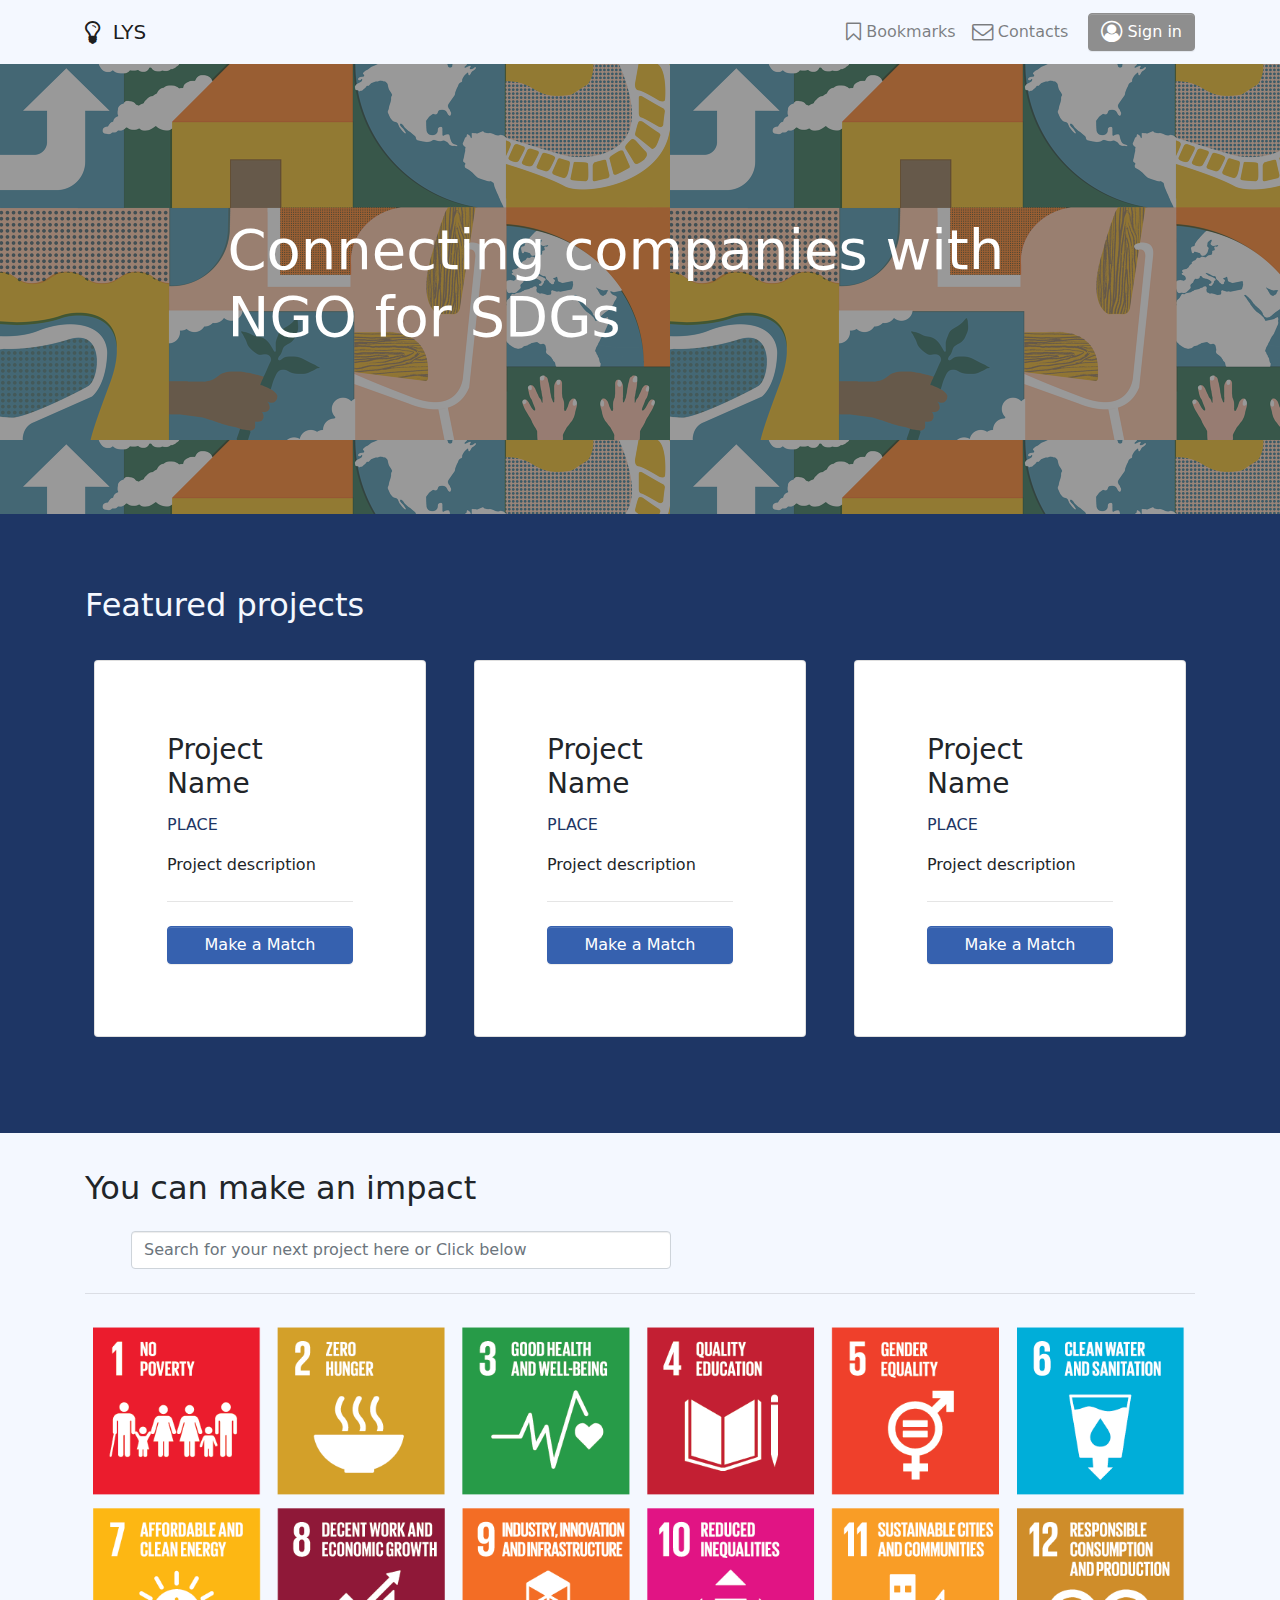
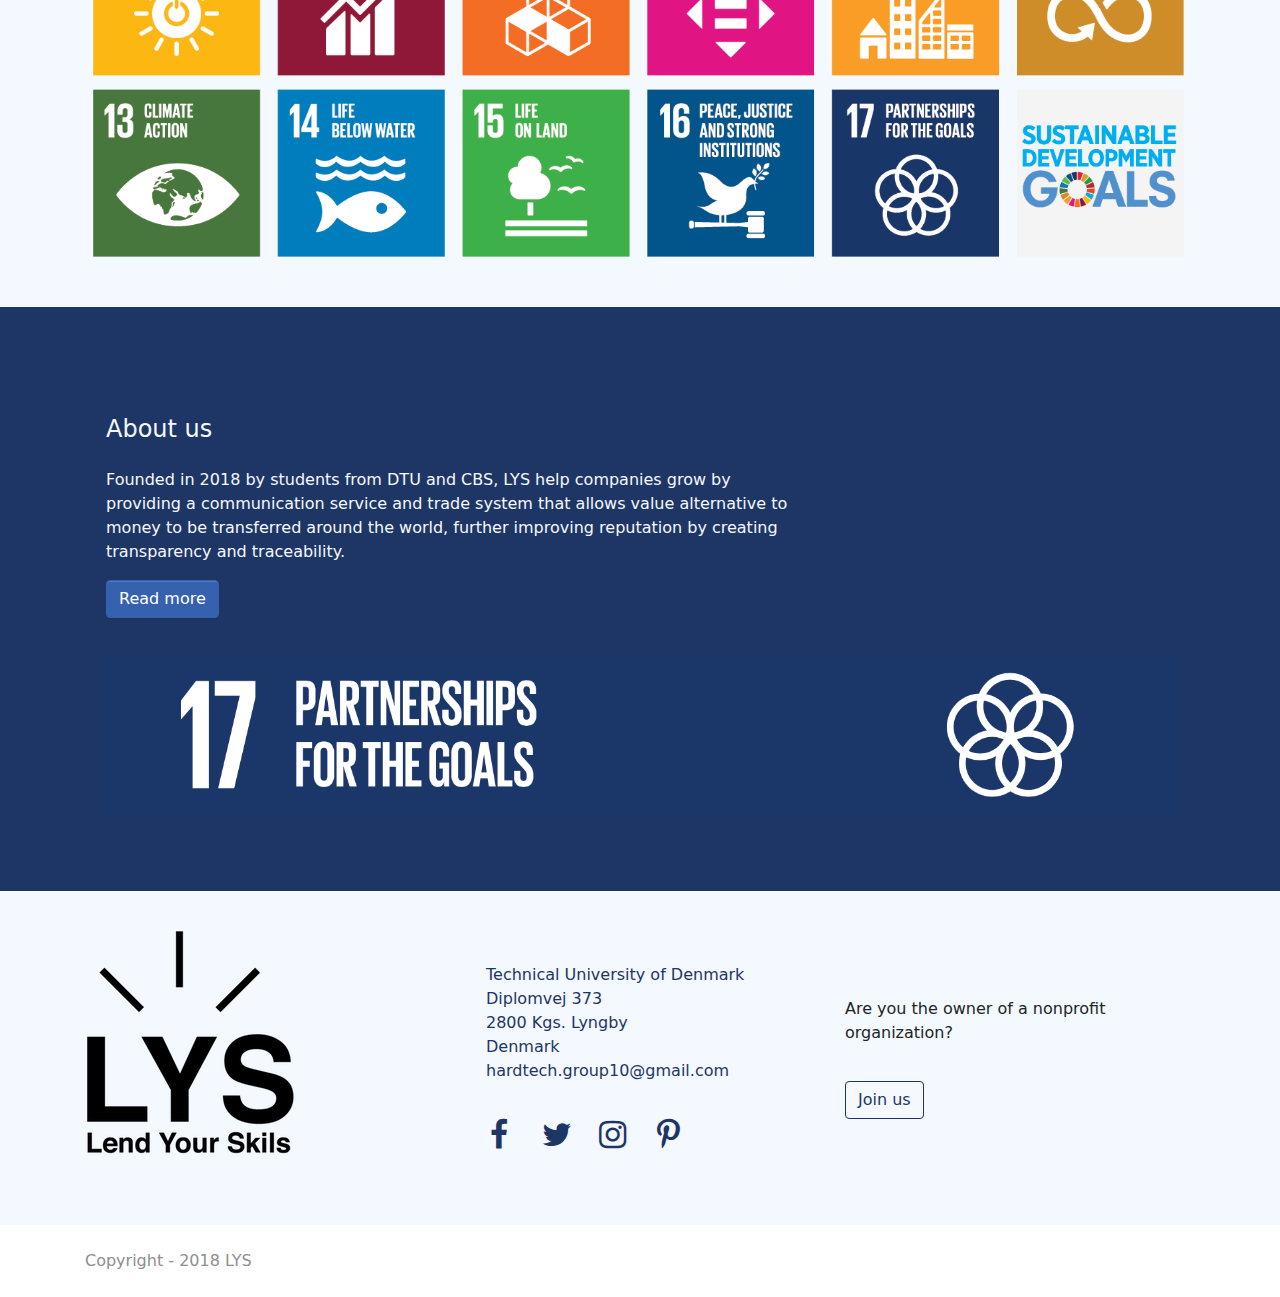
<file: alt.html>
<!DOCTYPE html>
<html>

<head>
  <meta charset="utf-8">
  <meta name="viewport" content="width=device-width, initial-scale=1">
  <!-- PAGE settings -->
  <link rel="apple-touch-icon" sizes="57x57" href="apple-icon-57x57.png">
  <link rel="apple-touch-icon" sizes="60x60" href="apple-icon-60x60.png">
  <link rel="apple-touch-icon" sizes="72x72" href="apple-icon-72x72.png">
  <link rel="apple-touch-icon" sizes="76x76" href="apple-icon-76x76.png">
  <link rel="apple-touch-icon" sizes="114x114" href="apple-icon-114x114.png">
  <link rel="apple-touch-icon" sizes="120x120" href="apple-icon-120x120.png">
  <link rel="apple-touch-icon" sizes="144x144" href="apple-icon-144x144.png">
  <link rel="apple-touch-icon" sizes="152x152" href="apple-icon-152x152.png">
  <link rel="apple-touch-icon" sizes="180x180" href="apple-icon-180x180.png">
  <link rel="icon" type="image/png" sizes="192x192"  href="android-icon-192x192.png">
  <link rel="icon" type="image/png" sizes="32x32" href="favicon-32x32.png">
  <link rel="icon" type="image/png" sizes="96x96" href="favicon-96x96.png">
  <link rel="icon" type="image/png" sizes="16x16" href="favicon-16x16.png">
  <link rel="manifest" href="manifest.json">
  <meta name="msapplication-TileColor" content="#ffffff">
  <meta name="msapplication-TileImage" content="ms-icon-144x144.png">
  <meta name="theme-color" content="#ffffff">
  <title>LYS</title>
  <meta name="description" content="Platform conneting company with NGO">
  <meta name="keywords" content="SDG volunteer CSR">
  <meta name="author" content="LYS">
  <!-- CSS dependencies -->
  <link rel="stylesheet" href="https://cdnjs.cloudflare.com/ajax/libs/font-awesome/4.7.0/css/font-awesome.min.css" type="text/css">
  <link rel="stylesheet" href="wireframe.1.css"> </head>
  
  <body class="">
      <nav class="navbar navbar-expand-md bg-light navbar-light">
          <div id="overlay"></div>
          <div class="container">
              <a class="navbar-brand" href="#">
                  <i class="fa d-inline fa-lg fa-lightbulb-o"></i>
                  <b>&nbsp;LYS</b>
                </a>
                <button class="navbar-toggler navbar-toggler-right" type="button" data-toggle="collapse" data-target="#navbar2SupportedContent">
                    <span class="navbar-toggler-icon"></span>
                </button>
                <div class="collapse navbar-collapse text-center justify-content-end" id="navbar2SupportedContent">
                    <ul class="navbar-nav">
                        <li class="nav-item">
                            <a class="nav-link" href="#">
                                <i class="fa d-inline fa-lg fa-bookmark-o"></i> Bookmarks</a>
                            </li>
                            <li class="nav-item">
                                <a class="nav-link" href="#">
                                    <i class="fa d-inline fa-lg fa-envelope-o"></i> Contacts</a>
                                </li>
                            </ul>
                            <a class="btn navbar-btn ml-2 text-white btn-secondary">
                                <i class="fa d-inline fa-lg fa-user-circle-o"></i> Sign in</a>
                            </div>
                        </div>
                    </nav>
                    <div class="h-50 d-flex align-items-center bg-info filter-dark" style="background-image: url('assets/hero_670.png');background-repeat:repeat;">
                        <div class="container">
                            <div class="row">
                                <div class="mx-auto text-center col-md-9">
                                    <h1 class="text-white display-4 text-left"><b>Connecting companies with NGO for SDGs</b></h1>
                                </div>
                            </div>
                        </div>
                    </div>
                    <div class="py-5 bg-primary">
                        <div class="container">
                            <div class="row">
                                <div class="col-md-12">
                                    <h2 class="text-light">Featured projects</h2>
                                </div>
                            </div>
                            <div class="container">
                                
                            </div>
                            <div id="pop_up_form">
                                <form action="#" class="form" method="post" name="form">
                                    <h2>Make a Match</h2>
                                    <hr>
                                    <i class="fa d-inline fa-user"></i>
                                    <input id="name" name="name" placeholder="Name" type="text">
                                    <br><br>
                                    <i class="fa d-inline fa-envelope"></i>
                                    <input id="email" name="email" placeholder="Email" type="text">
                                    <br><br>
                                    <i class="fa d-inline fa-phone"></i>
                                    <input id="phone" name="phone" placeholder="Contact Number" type="text">
                                    <br><br>
                                    <i class="fa d-inline fa-building"></i>
                                    <input id="company" name="company" placeholder="Company Name" type="text">
                                    <br><br><br>
                                    <div class="row">
                                        <a href="javascript:void(0)" class="btn btn-info d-flex justify-content-center align-items-center" id="submit">Send</a>
                                        <a href="javascript:void(0)" onclick="div_hide()" class="btn-close btn btn-info d-flex justify-content-center align-items-center" id="close">Cancel</a>
                                    </div>
                                </form>
                            </div>
                            <div class="row">
                                <div class="p-3 align-self-center col-md-4">
                                    <div class="card">
                                        <div class="card-block p-5">
                                            <h3>Project Name</h3>
                                            <p class="text-uppercase">
                                                <span class="text-primary">
                                                    <b>Place</b>
                                                </span>
                                            </p>
                                            <p>Project description</p>
                                            <!---
                                                <div class="progress">
                                                    <div class="progress-bar progress-bar-striped" role="progressbar" style="width: 60%">60%</div>
                                                </div>
                                            -->
                                            <hr>
                                            <a href="javascript:div_show()" class="btn-pop btn btn-info d-flex justify-content-center align-items-center">Make a Match</a>
                                        </div>
                                    </div>
                                </div>
                                <div class="p-3 align-self-center col-md-4">
                                    <div class="card">
                                        <div class="card-block p-5">
                                            <h3>Project Name</h3>
                                            <p class="text-uppercase">
                                                <span class="text-primary">
                                                    <b>Place</b>
                                                </span>
                                            </p>
                                            <p>Project description</p>
                                            <!---
                                                <div class="progress">
                                                    <div class="progress-bar progress-bar-striped" role="progressbar" style="width: 60%">60%</div>
                                                </div>
                                            -->
                                            <hr>
                                            <a href="javascript:div_show()" class="btn-pop btn btn-info d-flex justify-content-center align-items-center">Make a Match</a>
                                        </div>
                                    </div>
                                </div>
                                <div class="p-3 align-self-center col-md-4">
                                    <div class="card">
                                        <div class="card-block p-5">
                                            <h3>Project Name</h3>
                                            <p class="text-uppercase">
                                                <span class="text-primary">
                                                    <b>Place</b>
                                                </span>
                                            </p>
                                            <p>Project description</p>
                                            <!---
                                                <div class="progress">
                                                    <div class="progress-bar progress-bar-striped" role="progressbar" style="width: 60%">60%</div>
                                                </div>
                                            -->
                                            <hr>
                                            <a href="javascript:div_show()" class="btn-pop btn btn-info d-flex justify-content-center align-items-center">Make a Match</a>
                                        </div>
                                    </div>
                                </div>
                            </div>
                        </div>
                    </div>
                    <div class="py-4 bg bg-light">
                        <div class="container">
                            <div class="row">
                                <div class="col-md-12">
                                    <h2 class="mb-3">You can make an impact</h2>
                                </div>
                            </div>
                            <div class="row">
                                <div class="align-self-center">
                                    <button class="btn my-2 my-sm-0 btn-link" type="submit">
                                        <i class="fa d-inline fa-lg fa-search text-light"></i>
                                    </button>
                                </div>
                                <div class="col-md-6">
                                    <input class="form-control" type="text" placeholder="Search for your next project here or Click below"> </div>
                                </div>
                                <div class="row">
                                    <div class="col-md-12">
                                        <hr>
                                    </div>
                                </div>
                                <div class="row">
                                    <div class="col-md-12">
                                        <img class="img-fluid d-block" src="assets/E_2018_SDG_Poster_without_UN_emblem_Letter US.png">
                                    </div>
                                </div>
                            </div>
                        </div>
                    <div class="py-5 bg-primary">
                        <div class="container">
                            <div class="row">
                                <div class="p-4 col-lg-8">
                                    <h4 class="mb-3 text-light">About us</h4>
                                    <p class="text-light">Founded in 2018 by students from DTU and CBS, LYS help companies grow by providing a communication service and trade system that allows value alternative to money to be transferred around the world, further improving reputation by creating transparency
                                        and traceability.</p>
                                        <a class="btn btn-info" href="#">Read more</a>
                                    </div>
                                    <!--                     <div class="col-md-4 align-self-center">
                                        <img class="img-fluid d-block" src="assets/desantis-breindel-sustainability-within-context-edited.png"> </div> -->
                                    </div>
                        <div class="container">
                            <div class="row">
                            <div class="col-md-12">
                                <img class="img-fluid d-block" src="assets/Screen Shot 2018-10-26 at 11.39.02 AM.png">
                            </div>
                            </div>
                        </div>
                  </div>
                </div>
                <div class="p-4 bg-light">
                  <div class="container">
                    <div class="row">
                      <div class="p-0 col-lg-4 col-md-4">
                        <img class="img-fluid" src="assets/symbols-10.png"> </div>
                        <div class="col-md-4 align-self-center p-4 ">
                          <p class="mb-4 text-primary">Technical University of Denmark&nbsp;
                            <br>Diplomvej 373&nbsp;
                            <br>2800 Kgs. Lyngby &nbsp;
                            <br>Denmark &nbsp; &nbsp; &nbsp; &nbsp; &nbsp; &nbsp;&nbsp;
                            <br>hardtech.group10@gmail.com</p>
                            <div class="row text-center">
                              <div class="col-md-2 col-3">
                                <a href="#" target="_blank">
                                  <i class="fa fa-facebook text-primary fa-2x"></i>
                                </a>
                              </div>
                              <div class="col-md-2 col-3">
                                <a href="#" target="_blank">
                                  <i class="fa fa-twitter text-primary fa-2x"></i>
                                </a>
                              </div>
                              <div class="col-md-2 col-3">
                                <a href="#" target="_blank">
                                  <i class="fa fa-instagram text-primary fa-2x"></i>
                                </a>
                              </div>
                              <div class="col-md-2 col-3">
                                <a href="#" target="_blank">
                                  <i class="fa text-primary fa-2x fa-pinterest-p"></i>
                                </a>
                              </div>
                            </div>
                          </div>
                          <div class="col-md-4 align-self-center">
                            <p class="mb-4">Are you the owner of a nonprofit organization?</p>
                            <a href="#" class="btn btn-outline-primary">Join us</a>
                          </div>
                        </div>
                      </div>
                    </div>
                    <div class="py-3">
                      <div class="container">
                        <div class="row d-flex justify-content-between">
                          <div class="col-lg-4 col-md-12">
                            <p class="text-secondary mb-0">Copyright - 2018 LYS</p>
                          </div>
                        </div>
                      </div>
                    </div>
                    <script src="essential.js"></script>
                    <script src="https://code.jquery.com/jquery-3.2.1.slim.min.js" integrity="sha384-KJ3o2DKtIkvYIK3UENzmM7KCkRr/rE9/Qpg6aAZGJwFDMVNA/GpGFF93hXpG5KkN" crossorigin="anonymous"></script>
                    <script src="https://cdnjs.cloudflare.com/ajax/libs/popper.js/1.12.9/umd/popper.min.js" integrity="sha384-ApNbgh9B+Y1QKtv3Rn7W3mgPxhU9K/ScQsAP7hUibX39j7fakFPskvXusvfa0b4Q" crossorigin="anonymous"></script>
                    <script src="https://maxcdn.bootstrapcdn.com/bootstrap/4.0.0/js/bootstrap.min.js" integrity="sha384-JZR6Spejh4U02d8jOt6vLEHfe/JQGiRRSQQxSfFWpi1MquVdAyjUar5+76PVCmYl" crossorigin="anonymous"></script>
                  </body>
                  
                  </html>
</file>
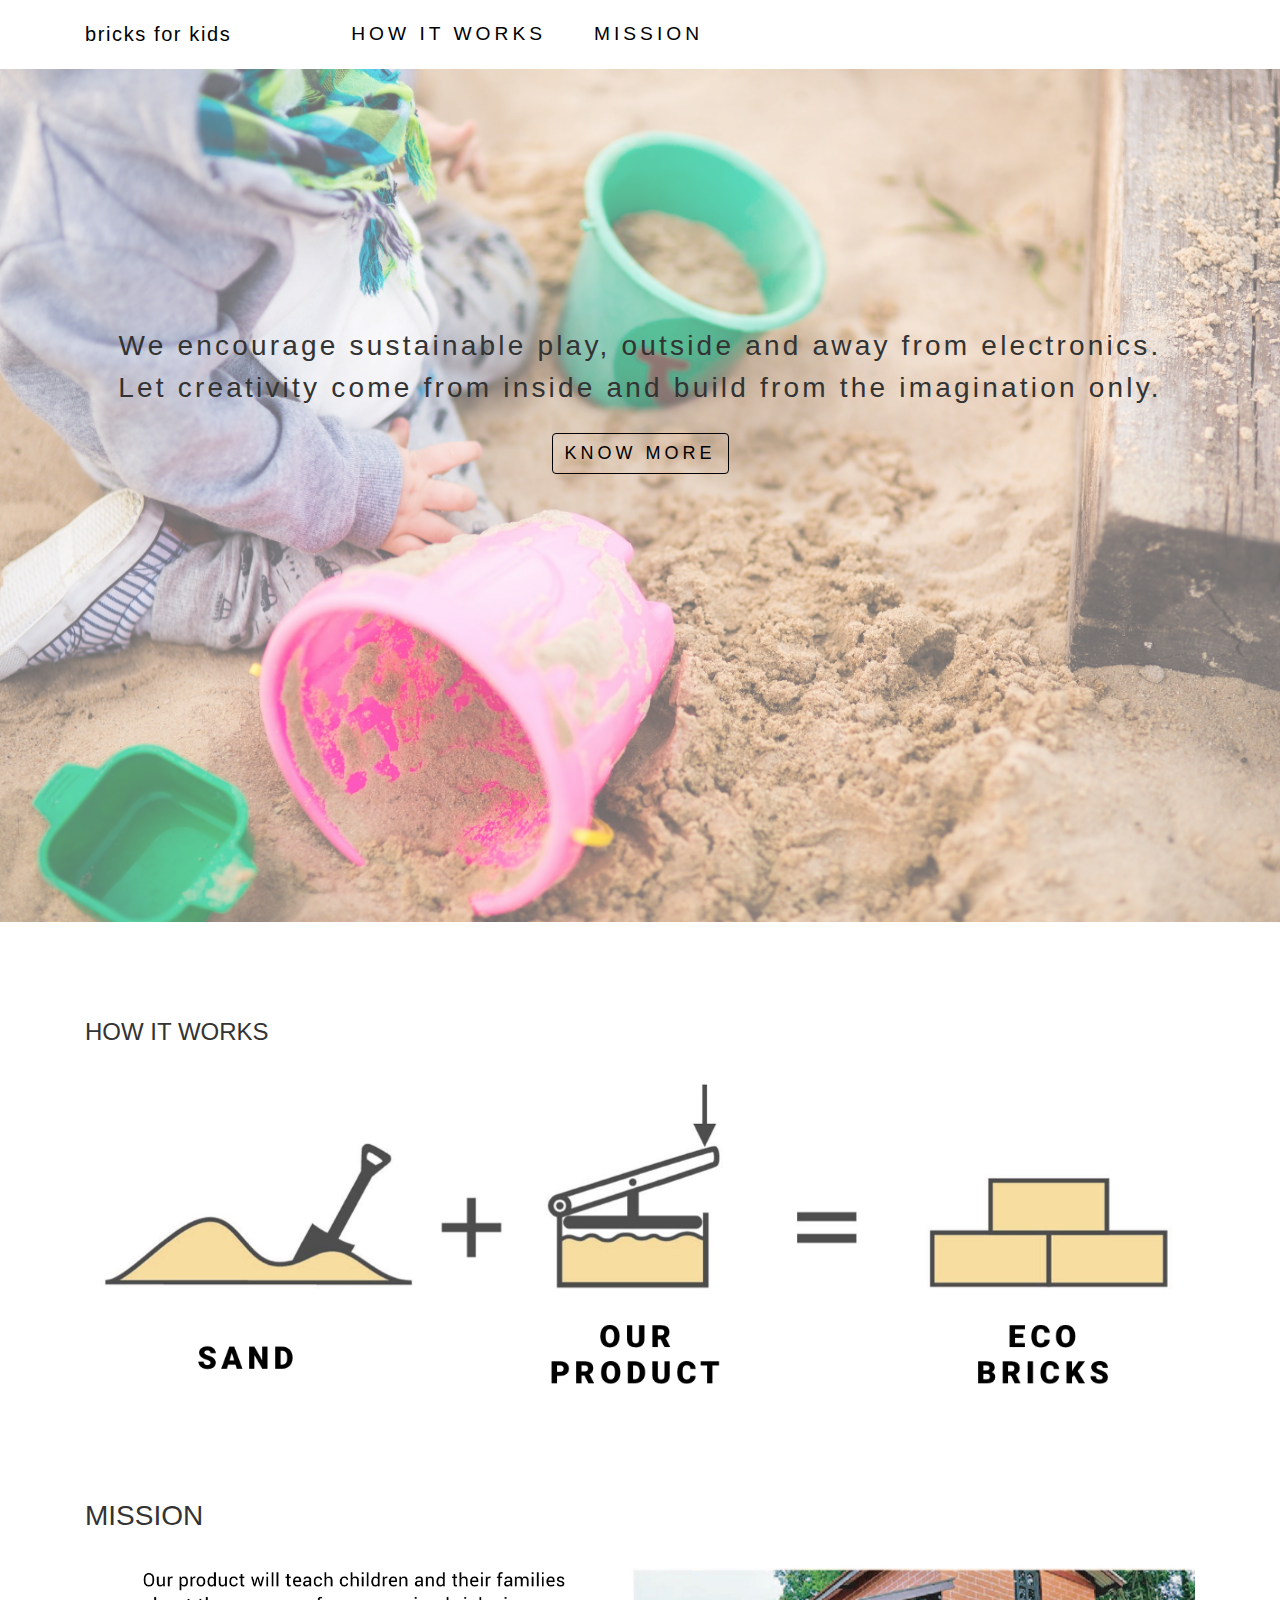
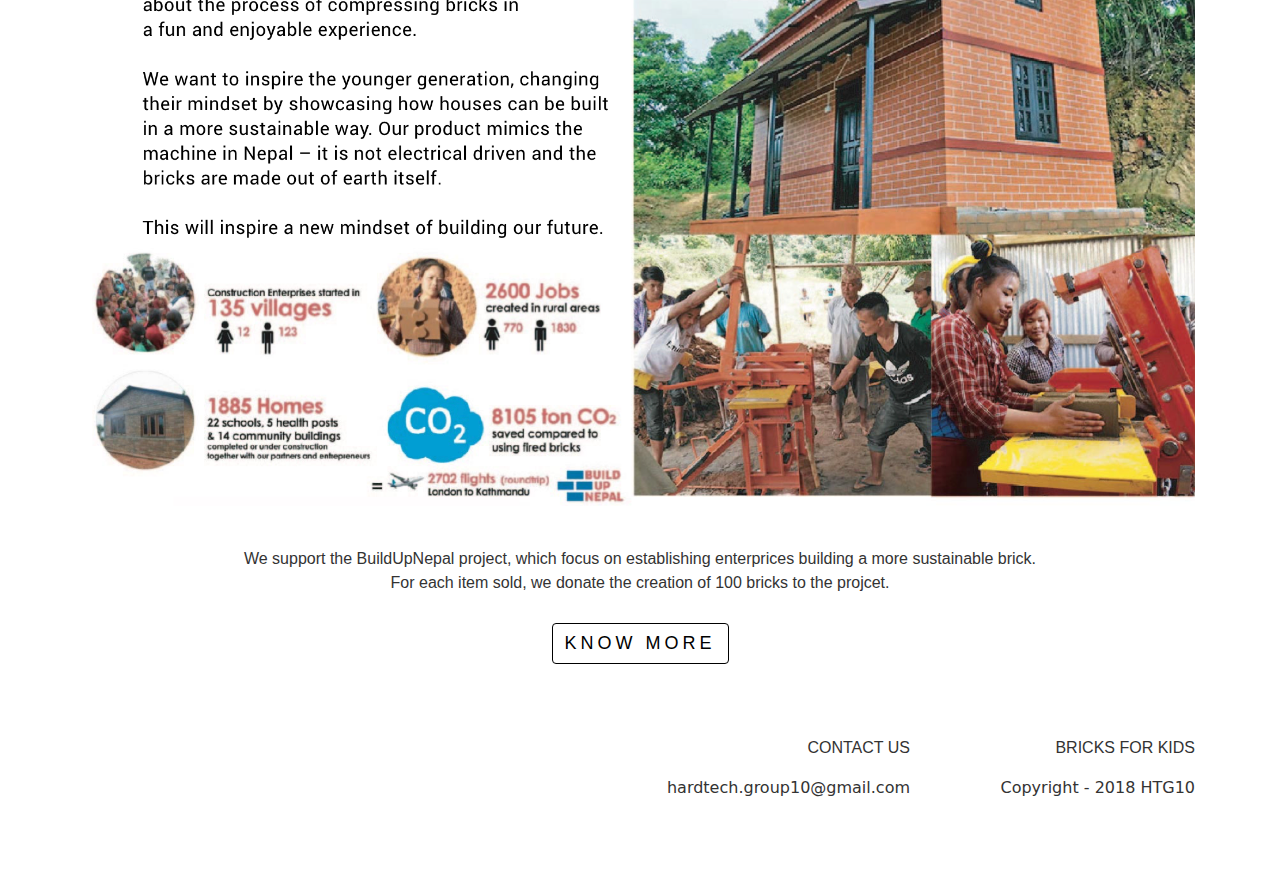
<file: new.html>
<!DOCTYPE html>
<html>

<head>
  <meta charset="utf-8">
  <meta name="viewport" content="width=device-width, initial-scale=1">
  <!-- PAGE settings -->
  <link rel="apple-touch-icon" sizes="57x57" href="apple-icon-57x57.png">
  <link rel="apple-touch-icon" sizes="60x60" href="apple-icon-60x60.png">
  <link rel="apple-touch-icon" sizes="72x72" href="apple-icon-72x72.png">
  <link rel="apple-touch-icon" sizes="76x76" href="apple-icon-76x76.png">
  <link rel="apple-touch-icon" sizes="114x114" href="apple-icon-114x114.png">
  <link rel="apple-touch-icon" sizes="120x120" href="apple-icon-120x120.png">
  <link rel="apple-touch-icon" sizes="144x144" href="apple-icon-144x144.png">
  <link rel="apple-touch-icon" sizes="152x152" href="apple-icon-152x152.png">
  <link rel="apple-touch-icon" sizes="180x180" href="apple-icon-180x180.png">
  <link rel="icon" type="image/png" sizes="192x192" href="android-icon-192x192.png">
  <link rel="icon" type="image/png" sizes="32x32" href="favicon-32x32.png">
  <link rel="icon" type="image/png" sizes="96x96" href="favicon-96x96.png">
  <link rel="icon" type="image/png" sizes="16x16" href="favicon-16x16.png">
  <link rel="manifest" href="manifest.json">
  <meta name="msapplication-TileColor" content="#ffffff">
  <meta name="msapplication-TileImage" content="ms-icon-144x144.png">
  <meta name="theme-color" content="#ffffff">
  <title>bricks for kids</title>
  <meta name="description" content="bricks for kids">
  <meta name="keywords" content="kids toy bricks fun">
  <meta name="author" content="htg10">
  <!-- CSS dependencies -->
  <link rel="stylesheet" href="https://cdnjs.cloudflare.com/ajax/libs/font-awesome/4.7.0/css/font-awesome.min.css" type="text/css">
  <link rel="stylesheet" href="new.css">
</head>

<body class="">
  <nav class="navbar navbar-expand-md impact">
    <div id="overlay"></div>
    <div class="container">
      <a class="navbar-brand" href="#">
        <b class="text text-info">bricks for kids</b>
      </a>
      <div class="collapse navbar-collapse text-center justify-content-start">
        <a class="nav-link px-3 ml-5" href="#howitworks">
            <b class="text text-info text-uppercase">how it works</b>
        </a>
        <a class="nav-link px-3" href="#mission">
            <b class="text text-info text-uppercase">mission</b>
        </a>
      </div>
    </div>
  </nav>
  <div class="no-overflow">
      <div class="row">
        <div class="col-md"><div class="img-overlay">
          <img class="img-fluid d-block" src="assets/img/Firstphoto.jpg"></div>
        </div>
      </div>
      <h3 class="roboto text-nextline text-in-img"><b>We encourage sustainable play, outside and away from electronics. 
          Let creativity come from inside and build from the imagination only.</b>
          <a href="javascript:div_show()" class="btn-pop btn justify-content-center align-items-center text-uppercase impact mt-3">know more</a></h3>
  </div>
  <div id="howitworks" class="py-5 mb-2">
    <div class="container">
      <div class="row">
        <div class="col-md-12">
          <h4 class="my-3 text-uppercase impact"><b>how it works</b></h4>
        </div>
      </div>
      <div id="pop_up_form" class="roboto text-left">
        <form action="#" class="form" method="post" name="form">
          <p class=""><b>Register with us</b></p>
          <p class="">Our product is currently in production. We will let you know as soon as possible when ordering will be ready. In the meantime please sign up with your name and email.
            </p><p>
          <i class="fa d-inline fa-user py-1"></i>
          <input id="name" name="name" placeholder="Name" type="text" required>
        </p><p>
          <i class="fa d-inline fa-envelope"></i>
          <input id="email" name="email" placeholder="Email" type="text" required>
          <small id="emailHelp" class="form-text text-muted">We'll never share your email with anyone else.</small>
        </p>
          <p class="pt-1">Your registration will be provided in accordance with our <a target="_blank" href="tnc.html">terms and conditions</a>. You accept these terms when you submit.</p>

          <p class="pt-1"><b>Let us know if we can contact you</b></p>
          <p class="">We will like to keep you informed about exclusive offers, events and new developments in line with our <a target="_blank" href="privacy-policy.html".html">privacy policy</a>. If you would prefer not to be contacted please tick the box.</p>
          <input type="checkbox" id="contactOrNot"><label class="pl-2">No, please do not contact me</label>
          <div class="row py-2">
            <a href="javascript:void(0)" class="btn btn-info d-flex justify-content-center align-items-center p-0" id="submit"><button class="send-button">Send</button></a>
            <a href="javascript:void(0)" onclick="div_hide()" class="btn-close btn btn-info d-flex justify-content-center align-items-center" id="close">Cancel</a>
          </div>
        </form>

      </div>
      <div class="row">
        <div class="col-md-12">
          <img class="img-fluid d-block" src="assets/img/HowItWorks-02.png">
        </div>
        <!-- <div class="p-3 align-self-center col-md-4">
          <div class="card">
            <div class="card-block p-5">
              <h3>Build Up Nepal</h3>
              <p class="text-uppercase">
                <span class="text-primary">
                  <b>Kathmandu‎, NEPAL</b>
                </span>
              </p>
              <p>Climate professional for evluating financial product based on compressed stablized earth blocks.</p>
              <hr>
              <a href="javascript:div_show()" class="btn-pop btn btn-info d-flex justify-content-center align-items-center">Make a Match</a>
            </div>
          </div>
        </div>
        <div class="p-3 align-self-center col-md-4">
          <div class="card">
            <div class="card-block p-5">
              <h3>Practical Action</h3>
              <p class="text-primary text-uppercase">
                <b>philippines</b>
              </p>
              <p>Civil and structual engineers needed for consultancy on reconstruction of highway</p>
              <hr>
              <a href="javascript:div_show()" class="btn-pop btn btn-info d-flex justify-content-center align-items-center">Make a Match</a>
            </div>
          </div>
        </div>
        <div class="p-3 align-self-center col-md-4">
          <div class="card">
            <div class="card-block p-5">
              <h3>WeFood</h3>
              <p class="text-primary text-uppercase">
                <b>denmark</b>
              </p>
              <p>Surplus supermarket dealing with overdue "best before" food, goods with incorrect label etc.</p>
              <hr>
              <a href="javascript:div_show()" class="btn-pop btn btn-info d-flex justify-content-center align-items-center">Make a Match</a>
            </div>
          </div>
        </div> 
      </div> -->
    </div> 
  </div>
  <div id="mission" class="pt-5 mt-2">
    <div class="container">
      <div class="row">
        <div class="col-md-12">
          <h3 class="my-3 text-uppercase impact"><b>mission</b></h3>
        </div>
      </div>
      <div class="row">
        <div class="col-md-12">
          <img class="img-fluid d-block" src="assets/img/donation-03.png">
        </div>
      </div>
      <div class="row pt-4 text-center">
        <div class="col-md-12">
          <b><p class="roboto text-nextline">We support the BuildUpNepal project, which focus on establishing enterprices building a more sustainable brick.
             For each item sold, we donate the creation of 100 bricks to the projcet.</p></b>
             <a href="javascript:div_show()" class="btn-pop btn justify-content-center align-items-center text-uppercase impact mt-2">know more</a>
        </div>
      </div>
    </div>
  </div>
  <div class="px-2 pt-5 text-right">
    <div class="container">
      <div class="row">
        <div class="col-lg-9 col-md-6">
          <p class="text-uppercase roboto"><b>contact us</b></p>
          <p>hardtech.group10@gmail.com</p>
        </div>
        <div class="col-lg-3 col-md-6">
          <p class="text-uppercase roboto"><b>bricks for kids</b></p>
          <p>Copyright - 2018 HTG10</p>
        </div>
      </div>
    </div>
  </div>
  <script src="essential.js"></script>
  <script src="https://code.jquery.com/jquery-3.2.1.slim.min.js" integrity="sha384-KJ3o2DKtIkvYIK3UENzmM7KCkRr/rE9/Qpg6aAZGJwFDMVNA/GpGFF93hXpG5KkN" crossorigin="anonymous"></script>
  <script src="https://cdnjs.cloudflare.com/ajax/libs/popper.js/1.12.9/umd/popper.min.js" integrity="sha384-ApNbgh9B+Y1QKtv3Rn7W3mgPxhU9K/ScQsAP7hUibX39j7fakFPskvXusvfa0b4Q" crossorigin="anonymous"></script>
  <script src="https://maxcdn.bootstrapcdn.com/bootstrap/4.0.0/js/bootstrap.min.js" integrity="sha384-JZR6Spejh4U02d8jOt6vLEHfe/JQGiRRSQQxSfFWpi1MquVdAyjUar5+76PVCmYl" crossorigin="anonymous"></script>
</body>
</html>
</file>
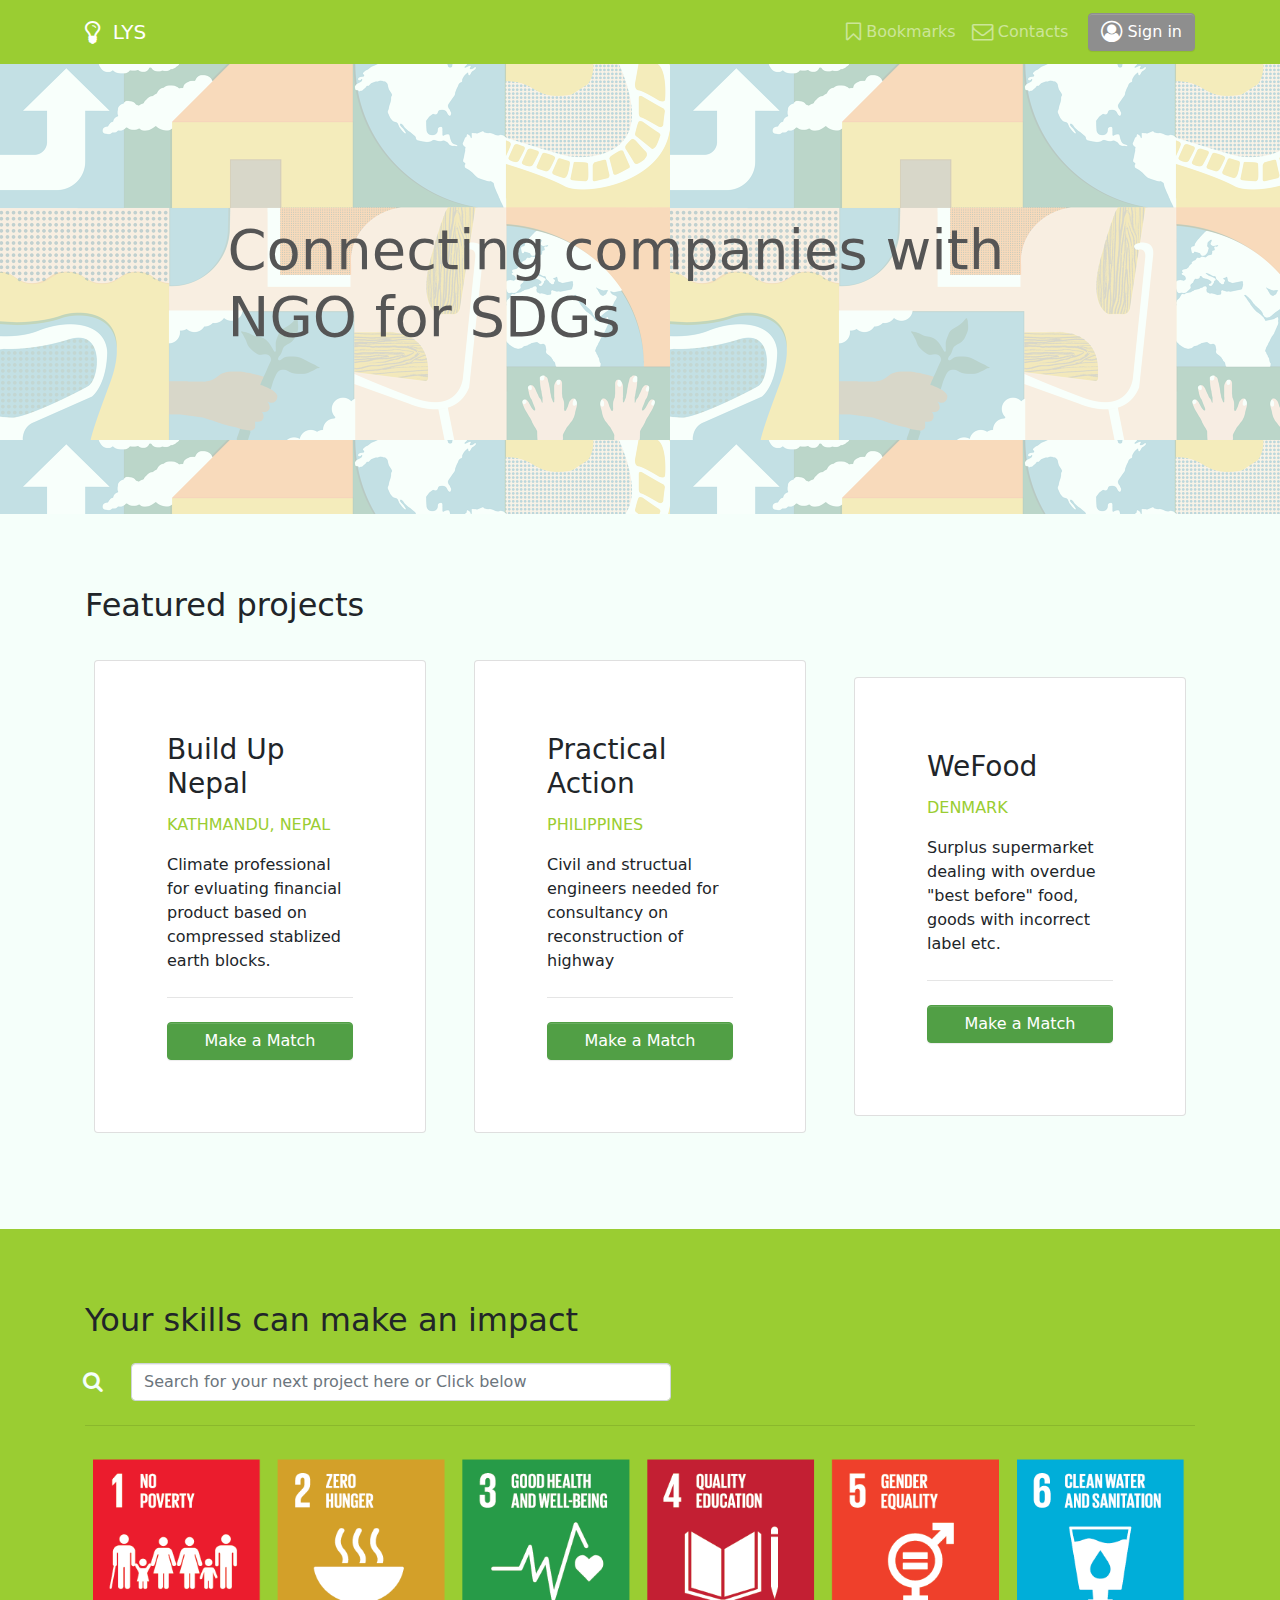
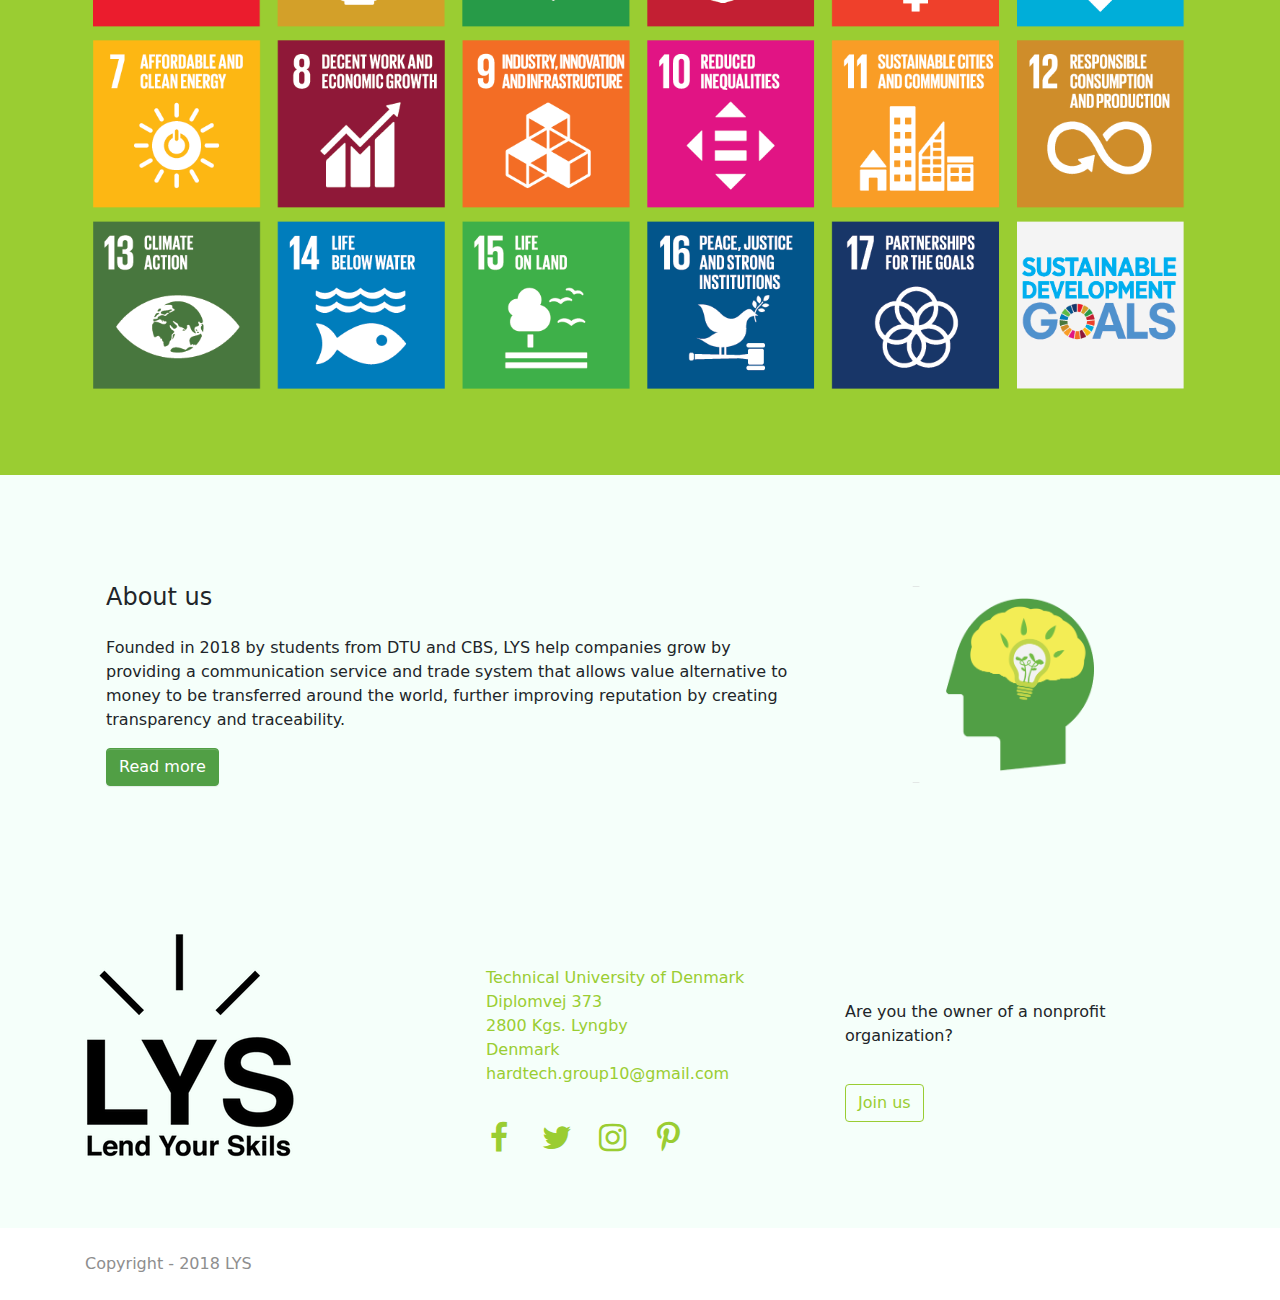
<file: thisistheoldone.html>
<!DOCTYPE html>
<html>

<head>
  <meta charset="utf-8">
  <meta name="viewport" content="width=device-width, initial-scale=1">
  <!-- PAGE settings -->
  <link rel="apple-touch-icon" sizes="57x57" href="apple-icon-57x57.png">
  <link rel="apple-touch-icon" sizes="60x60" href="apple-icon-60x60.png">
  <link rel="apple-touch-icon" sizes="72x72" href="apple-icon-72x72.png">
  <link rel="apple-touch-icon" sizes="76x76" href="apple-icon-76x76.png">
  <link rel="apple-touch-icon" sizes="114x114" href="apple-icon-114x114.png">
  <link rel="apple-touch-icon" sizes="120x120" href="apple-icon-120x120.png">
  <link rel="apple-touch-icon" sizes="144x144" href="apple-icon-144x144.png">
  <link rel="apple-touch-icon" sizes="152x152" href="apple-icon-152x152.png">
  <link rel="apple-touch-icon" sizes="180x180" href="apple-icon-180x180.png">
  <link rel="icon" type="image/png" sizes="192x192"  href="android-icon-192x192.png">
  <link rel="icon" type="image/png" sizes="32x32" href="favicon-32x32.png">
  <link rel="icon" type="image/png" sizes="96x96" href="favicon-96x96.png">
  <link rel="icon" type="image/png" sizes="16x16" href="favicon-16x16.png">
  <link rel="manifest" href="manifest.json">
  <meta name="msapplication-TileColor" content="#ffffff">
  <meta name="msapplication-TileImage" content="ms-icon-144x144.png">
  <meta name="theme-color" content="#ffffff">
  <title>LYS</title>
  <meta name="description" content="Platform conneting company with NGO">
  <meta name="keywords" content="SDG volunteer CSR">
  <meta name="author" content="LYS">
  <!-- CSS dependencies -->
  <link rel="stylesheet" href="https://cdnjs.cloudflare.com/ajax/libs/font-awesome/4.7.0/css/font-awesome.min.css" type="text/css">
  <link rel="stylesheet" href="wireframe.css"> </head>
  
  <body class="">
    <nav class="navbar navbar-expand-md bg-primary navbar-dark">
        <div id="overlay"></div>
      <div class="container">
        <a class="navbar-brand" href="#">
          <i class="fa d-inline fa-lg fa-lightbulb-o"></i>
          <b>&nbsp;LYS</b>
        </a>
        <button class="navbar-toggler navbar-toggler-right" type="button" data-toggle="collapse" data-target="#navbar2SupportedContent">
          <span class="navbar-toggler-icon"></span>
        </button>
        <div class="collapse navbar-collapse text-center justify-content-end" id="navbar2SupportedContent">
          <ul class="navbar-nav">
            <li class="nav-item">
              <a class="nav-link" href="#">
                <i class="fa d-inline fa-lg fa-bookmark-o"></i> Bookmarks</a>
              </li>
              <li class="nav-item">
                <a class="nav-link" href="#">
                  <i class="fa d-inline fa-lg fa-envelope-o"></i> Contacts</a>
                </li>
              </ul>
              <a class="btn navbar-btn ml-2 text-white btn-secondary">
                <i class="fa d-inline fa-lg fa-user-circle-o"></i> Sign in</a>
              </div>
            </div>
          </nav>
          <div class="h-50 d-flex align-items-center bg-info filter-light" style="background-image: url('assets/hero_670.png');background-repeat:repeat;">
            <div class="container">
              <div class="row">
                <div class="mx-auto text-center col-md-9">
                  <h1 class="text-dark display-4 text-left"><b>Connecting companies with NGO for SDGs</b></h1>
                </div>
              </div>
            </div>
          </div>
          <div class="py-5 bg-light">
            <div class="container">
              <div class="row">
                <div class="col-md-12">
                  <h2 class="">Featured projects</h2>
                </div>
              </div>
              <div class="container">

              </div>
              <div id="pop_up_form">
                <form action="#" class="form" method="post" name="form">
                  <h2>Make a Match</h2>
                  <hr>
                  <i class="fa d-inline fa-user"></i>
                  <input id="name" name="name" placeholder="Name" type="text">
                  <br><br>
                  <i class="fa d-inline fa-envelope"></i>
                  <input id="email" name="email" placeholder="Email" type="text">
                  <br><br>
                  <i class="fa d-inline fa-phone"></i>
                  <input id="phone" name="phone" placeholder="Contact Number" type="text">
                  <br><br>
                  <i class="fa d-inline fa-building"></i>
                  <input id="company" name="company" placeholder="Company Name" type="text">
                  <br><br><br>
                  <div class="row">
                      <a href="javascript:void(0)" class="btn btn-info d-flex justify-content-center align-items-center" id="submit">Send</a>
                      <a href="javascript:void(0)" onclick="div_hide()" class="btn-close btn btn-info d-flex justify-content-center align-items-center" id="close">Cancel</a>
                  </div>
                </form>
              </div>
              <div class="row">
                <div class="p-3 align-self-center col-md-4">
                  <div class="card">
                    <div class="card-block p-5">
                      <h3>Build Up Nepal</h3>
                      <p class="text-uppercase">
                        <span class="text-primary">
                          <b>Kathmandu‎, NEPAL</b>
                        </span>
                      </p>
                      <p>Climate professional for evluating financial product based on compressed stablized earth blocks.</p>
                      <!---
                        <div class="progress">
                          <div class="progress-bar progress-bar-striped" role="progressbar" style="width: 60%">60%</div>
                        </div>
                      -->
                      <hr>
                      <a href="javascript:div_show()" class="btn-pop btn btn-info d-flex justify-content-center align-items-center">Make a Match</a>
                    </div>
                  </div>
                </div>
                <div class="p-3 align-self-center col-md-4">
                  <div class="card">
                    <div class="card-block p-5">
                      <h3>Practical Action</h3>
                      <p class="text-primary text-uppercase">
                        <b>philippines</b>
                      </p>
                      <p>Civil and structual engineers needed for consultancy on reconstruction of highway</p>
                      <!--
                        <div class="progress">
                          <div class="progress-bar progress-bar-striped" role="progressbar" style="width: 50%">50%</div>
                        </div>
                      -->
                      <hr>
                      <a href="javascript:div_show()" class="btn-pop btn btn-info d-flex justify-content-center align-items-center">Make a Match</a>
                    </div>
                  </div>
                </div>
                <div class="p-3 align-self-center col-md-4">
                  <div class="card">
                    <div class="card-block p-5">
                      <h3>WeFood</h3>
                      <p class="text-primary text-uppercase">
                        <b>denmark</b>
                      </p>
                      <p>Surplus supermarket dealing with overdue "best before" food, goods with incorrect label etc.</p>
                      <!--
                        <div class="progress">
                          <div class="progress-bar progress-bar-striped" role="progressbar" style="width: 50%">50%</div>
                        </div>
                      -->
                      <hr>
                      <a href="javascript:div_show()" class="btn-pop btn btn-info d-flex justify-content-center align-items-center">Make a Match</a>
                    </div>
                  </div>
                </div>
              </div>
            </div>
          </div>
          <div class="py-5 bg bg-primary">
            <div class="container">
              <div class="row">
                <div class="col-md-12">
                  <h2 class="mb-3">Your skills can make an impact</h2>
                </div>
              </div>
              <div class="row">
                <div class="align-self-center">
                  <button class="btn my-2 my-sm-0 btn-link" type="submit">
                    <i class="fa d-inline fa-lg fa-search text-light"></i>
                  </button>
                </div>
                <div class="col-md-6">
                  <input class="form-control" type="text" placeholder="Search for your next project here or Click below"> </div>
                </div>
                <div class="row">
                  <div class="col-md-12">
                    <hr>
                  </div>
                </div>
                <div class="row">
                  <div class="col-md-12">
                    <img class="img-fluid d-block" src="assets/E_2018_SDG_Poster_without_UN_emblem_Letter US.png">
                  </div>
                </div>
              </div>
            </div>
            <div class="py-5 bg-light">
              <div class="container">
                <div class="row">
                  <div class="p-4 col-lg-8">
                    <h4 class="mb-3">About us</h4>
                    <p class="">Founded in 2018 by students from DTU and CBS, LYS help companies grow by providing a communication service and trade system that allows value alternative to money to be transferred around the world, further improving reputation by creating transparency
                      and traceability.</p>
                      <a class="btn btn-info" href="#">Read more</a>
                    </div>
                    <div class="col-md-4 align-self-center">
                      <img class="img-fluid d-block" src="assets/desantis-breindel-sustainability-within-context-edited.png"> </div>
                    </div>
                  </div>
                </div>
                <div class="p-4 bg-light">
                  <div class="container">
                    <div class="row">
                      <div class="p-0 col-lg-4 col-md-4">
                        <img class="img-fluid" src="assets/symbols-10.png"> </div>
                        <div class="col-md-4 align-self-center p-4 ">
                          <p class="mb-4 text-primary">Technical University of Denmark&nbsp;
                            <br>Diplomvej 373&nbsp;
                            <br>2800 Kgs. Lyngby &nbsp;
                            <br>Denmark &nbsp; &nbsp; &nbsp; &nbsp; &nbsp; &nbsp;&nbsp;
                            <br>hardtech.group10@gmail.com</p>
                            <div class="row text-center">
                              <div class="col-md-2 col-3">
                                <a href="#" target="_blank">
                                  <i class="fa fa-facebook text-primary fa-2x"></i>
                                </a>
                              </div>
                              <div class="col-md-2 col-3">
                                <a href="#" target="_blank">
                                  <i class="fa fa-twitter text-primary fa-2x"></i>
                                </a>
                              </div>
                              <div class="col-md-2 col-3">
                                <a href="#" target="_blank">
                                  <i class="fa fa-instagram text-primary fa-2x"></i>
                                </a>
                              </div>
                              <div class="col-md-2 col-3">
                                <a href="#" target="_blank">
                                  <i class="fa text-primary fa-2x fa-pinterest-p"></i>
                                </a>
                              </div>
                            </div>
                          </div>
                          <div class="col-md-4 align-self-center">
                            <p class="mb-4">Are you the owner of a nonprofit organization?</p>
                            <a href="#" class="btn btn-outline-primary">Join us</a>
                          </div>
                        </div>
                      </div>
                    </div>
                    <div class="py-3">
                      <div class="container">
                        <div class="row d-flex justify-content-between">
                          <div class="col-lg-4 col-md-12">
                            <p class="text-secondary mb-0">Copyright - 2018 LYS</p>
                          </div>
                        </div>
                      </div>
                    </div>
                    <script src="essential.js"></script>
                    <script src="https://code.jquery.com/jquery-3.2.1.slim.min.js" integrity="sha384-KJ3o2DKtIkvYIK3UENzmM7KCkRr/rE9/Qpg6aAZGJwFDMVNA/GpGFF93hXpG5KkN" crossorigin="anonymous"></script>
                    <script src="https://cdnjs.cloudflare.com/ajax/libs/popper.js/1.12.9/umd/popper.min.js" integrity="sha384-ApNbgh9B+Y1QKtv3Rn7W3mgPxhU9K/ScQsAP7hUibX39j7fakFPskvXusvfa0b4Q" crossorigin="anonymous"></script>
                    <script src="https://maxcdn.bootstrapcdn.com/bootstrap/4.0.0/js/bootstrap.min.js" integrity="sha384-JZR6Spejh4U02d8jOt6vLEHfe/JQGiRRSQQxSfFWpi1MquVdAyjUar5+76PVCmYl" crossorigin="anonymous"></script>
                  </body>
                  </html>
</file>
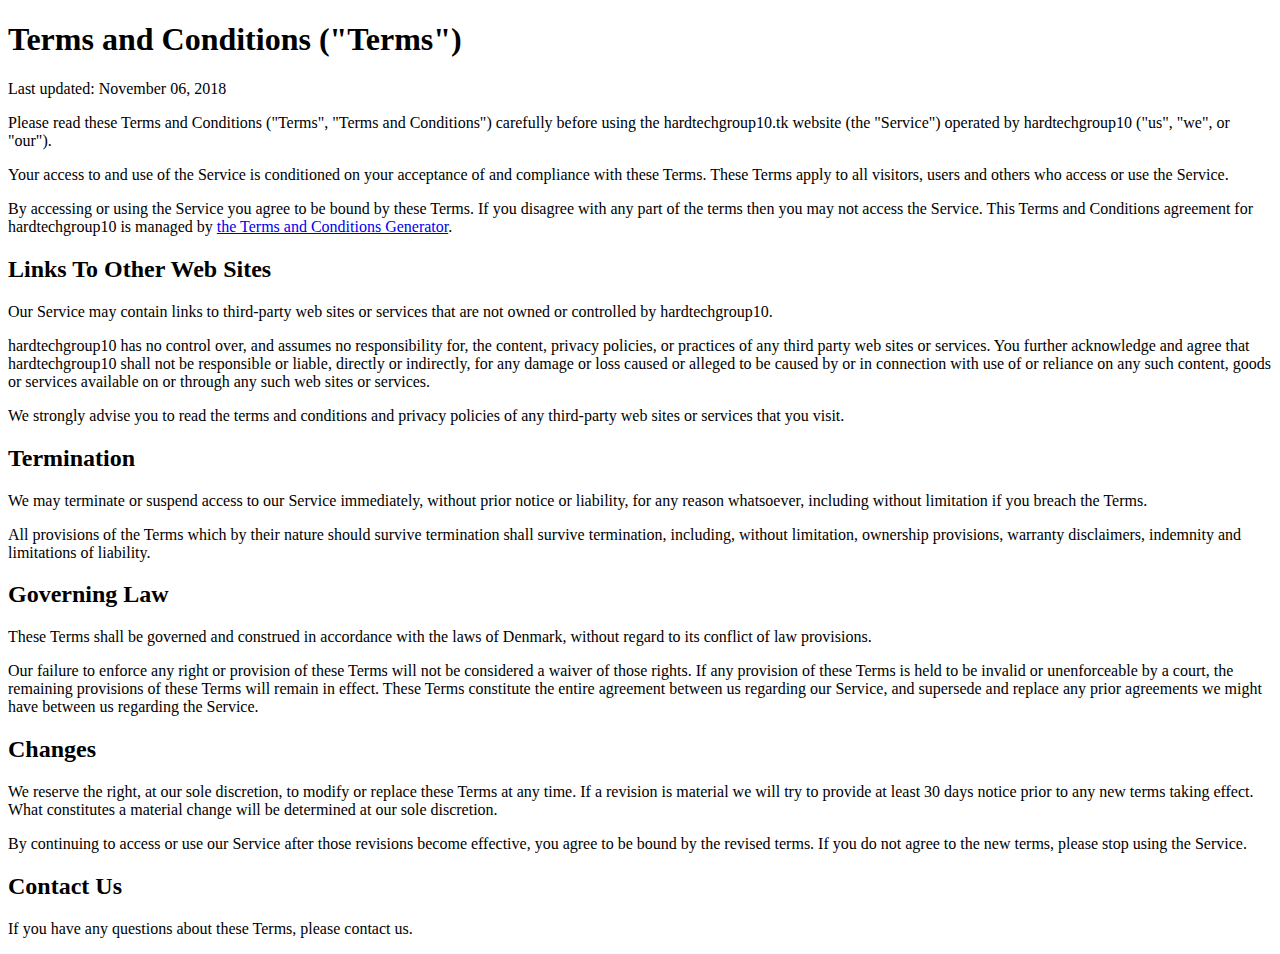
<file: tnc.html>
<!DOCTYPE html>

<h1>Terms and Conditions ("Terms")</h1>


<p>Last updated: November 06, 2018</p>


<p>Please read these Terms and Conditions ("Terms", "Terms and Conditions") carefully before using the hardtechgroup10.tk website (the "Service") operated by hardtechgroup10 ("us", "we", or "our").</p>

<p>Your access to and use of the Service is conditioned on your acceptance of and compliance with these Terms. These Terms apply to all visitors, users and others who access or use the Service.</p>

<p>By accessing or using the Service you agree to be bound by these Terms. If you disagree with any part of the terms then you may not access the Service. This Terms and Conditions agreement  for hardtechgroup10 is managed by <a href="https://termsfeed.com/terms-conditions/generator/">the Terms and Conditions Generator</a>.</p>




<h2>Links To Other Web Sites</h2>

<p>Our Service may contain links to third-party web sites or services that are not owned or controlled by hardtechgroup10.</p>

<p>hardtechgroup10 has no control over, and assumes no responsibility for, the content, privacy policies, or practices of any third party web sites or services. You further acknowledge and agree that hardtechgroup10 shall not be responsible or liable, directly or indirectly, for any damage or loss caused or alleged to be caused by or in connection with use of or reliance on any such content, goods or services available on or through any such web sites or services.</p>

<p>We strongly advise you to read the terms and conditions and privacy policies of any third-party web sites or services that you visit.</p>


<h2>Termination</h2>

<p>We may terminate or suspend access to our Service immediately, without prior notice or liability, for any reason whatsoever, including without limitation if you breach the Terms.</p>

<p>All provisions of the Terms which by their nature should survive termination shall survive termination, including, without limitation, ownership provisions, warranty disclaimers, indemnity and limitations of liability.</p>



<h2>Governing Law</h2>

<p>These Terms shall be governed and construed in accordance with the laws of Denmark, without regard to its conflict of law provisions.</p>

<p>Our failure to enforce any right or provision of these Terms will not be considered a waiver of those rights. If any provision of these Terms is held to be invalid or unenforceable by a court, the remaining provisions of these Terms will remain in effect. These Terms constitute the entire agreement between us regarding our Service, and supersede and replace any prior agreements we might have between us regarding the Service.</p>


<h2>Changes</h2>

<p>We reserve the right, at our sole discretion, to modify or replace these Terms at any time. If a revision is material we will try to provide at least 30 days notice prior to any new terms taking effect. What constitutes a material change will be determined at our sole discretion.</p>

<p>By continuing to access or use our Service after those revisions become effective, you agree to be bound by the revised terms. If you do not agree to the new terms, please stop using the Service.</p>


<h2>Contact Us</h2>

<p>If you have any questions about these Terms, please contact us.</p>
</file>
